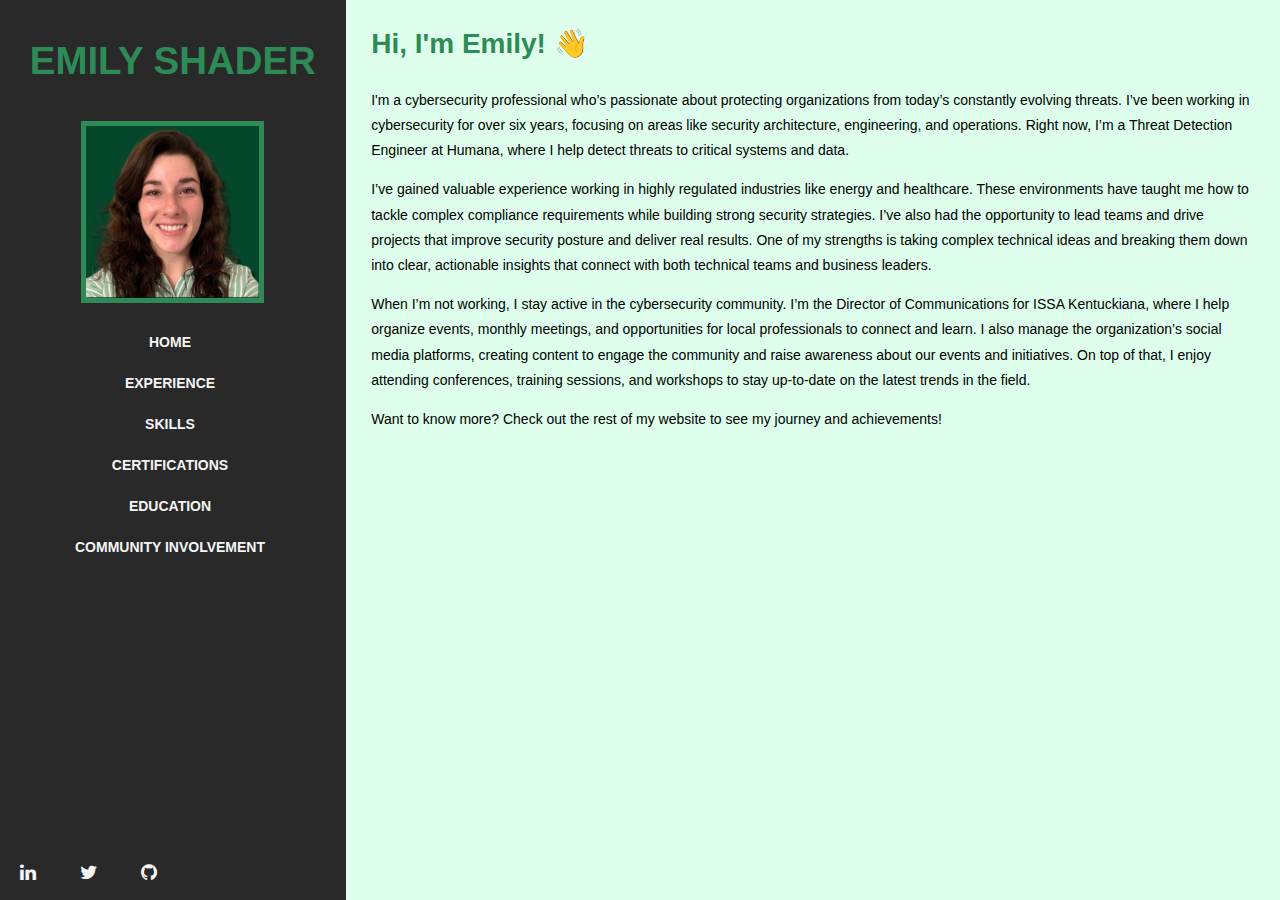
<file: index.html>
<!DOCTYPE html>
<html lang="en">
    <head>
        <title>AnomalousEm</title>
        <link rel="stylesheet" href="style.css">
        <meta name="viewport" content="width=device-width, initial-scale=1">
        <link rel="stylesheet" href="https://cdnjs.cloudflare.com/ajax/libs/font-awesome/4.7.0/css/font-awesome.min.css">
    </head>
    <body>
        <div class="menuDiv">
        <h1><center>EMILY SHADER</center></h1>
        <center><img src="EmilyShader.jpg" alt="Emily Shader" class="Emily"></center>
        <ul class="menuList">
            <li><a href="index.html">HOME</a></li>
            <li><a href="experience.html">EXPERIENCE</a></li>
            <li><a href="skills.html">SKILLS</a></li>
            <li><a href="certifications.html">CERTIFICATIONS</a></li>
            <li><a href="education.html">EDUCATION</a></li>
            <li><a href="communityinvolvement.html">COMMUNITY INVOLVEMENT</a></li>
        </ul>
        <div class = socialIcons>
            <a href="https://www.linkedin.com/in/emily-shader-bb1b40113/" class="fa fa-linkedin fa-lg" target="_blank"></a>
            <a href="https://x.com/AnomalousEm" class="fa fa-twitter fa-lg" target="_blank"></a>
            <a href="https://github.com/AnomalousEm" class="fa fa-github fa-lg" target="_blank"></a>
        </div>
        </div>
        <div class="homeDiv">
            <h1> Hi, I'm Emily! &#128075; </h1>

            <p>I'm a cybersecurity professional who’s passionate about protecting organizations from today’s constantly evolving threats. I’ve been working in cybersecurity for over six years, focusing on areas like security architecture, engineering, and operations. Right now, I’m a Threat Detection Engineer at Humana, where I help detect threats to critical systems and data.</p>
                
            <p>I’ve gained valuable experience working in highly regulated industries like energy and healthcare. These environments have taught me how to tackle complex compliance requirements while building strong security strategies. I’ve also had the opportunity to lead teams and drive projects that improve security posture and deliver real results. One of my strengths is taking complex technical ideas and breaking them down into clear, actionable insights that connect with both technical teams and business leaders.</p>
            
            <p>When I’m not working, I stay active in the cybersecurity community. I’m the Director of Communications for ISSA Kentuckiana, where I help organize events, monthly meetings, and opportunities for local professionals to connect and learn. I also manage the organization’s social media platforms, creating content to engage the community and raise awareness about our events and initiatives. On top of that, I enjoy attending conferences, training sessions, and workshops to stay up-to-date on the latest trends in the field.</p>
                
                
            <p>Want to know more? Check out the rest of my website to see my journey and achievements!</p>
        </div>
    </body>
</html>
</file>
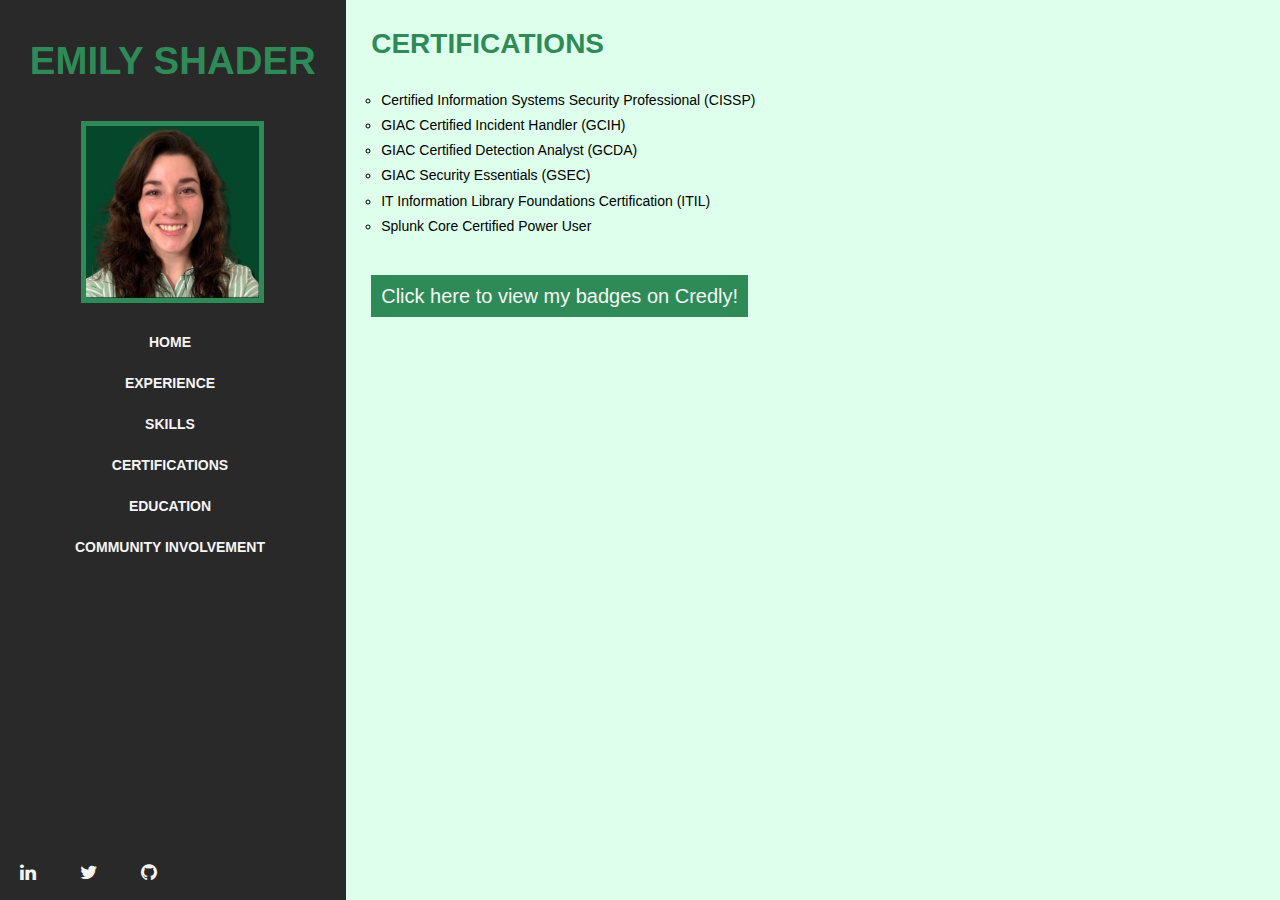
<file: certifications.html>
<!DOCTYPE html>
<html lang="en">
    <head>
        <title>AnomalousEm</title>
        <link rel="stylesheet" href="style.css">
        <meta name="viewport" content="width=device-width, initial-scale=1">
        <link rel="stylesheet" href="https://cdnjs.cloudflare.com/ajax/libs/font-awesome/4.7.0/css/font-awesome.min.css">
    </head>
    <body>
        <div class="menuDiv">
        <h1><center>EMILY SHADER</center></h1>
        <center><img src="EmilyShader.jpg" alt="Emily Shader" class="Emily"></center>
        <ul class="menuList">
            <li><a href="index.html">HOME</a></li>
            <li><a href="experience.html">EXPERIENCE</a></li>
            <li><a href="skills.html">SKILLS</a></li>
            <li><a href="certifications.html">CERTIFICATIONS</a></li>
            <li><a href="education.html">EDUCATION</a></li>
            <li><a href="communityinvolvement.html">COMMUNITY INVOLVEMENT</a></li>
        </ul>
        <div class = socialIcons>
            <a href="https://www.linkedin.com/in/emily-shader-bb1b40113/" class="fa fa-linkedin fa-lg" target="_blank"></a>
            <a href="https://x.com/AnomalousEm" class="fa fa-twitter fa-lg" target="_blank"></a>
            <a href="https://github.com/AnomalousEm" class="fa fa-github fa-lg" target="_blank"></a>
        </div>
        </div>
        <div class="homeDiv">
            <h1> CERTIFICATIONS </h1>
            <ul class="certList">
                <li>Certified Information Systems Security Professional (CISSP)</li>
                <li>GIAC Certified Incident Handler (GCIH)</li>
                <li>GIAC Certified Detection Analyst (GCDA)</li>
                <li>GIAC Security Essentials (GSEC)</li>
                <li>IT Information Library Foundations Certification (ITIL)</li>
                <li>Splunk Core Certified Power User</li>
            </ul>
            <br>
            <div class="credly">
                <a href="https://www.credly.com/users/emily-shader" target="_blank">Click here to view my badges on Credly!</a>
            </div>
        </div>

    </body>
</html>
</file>
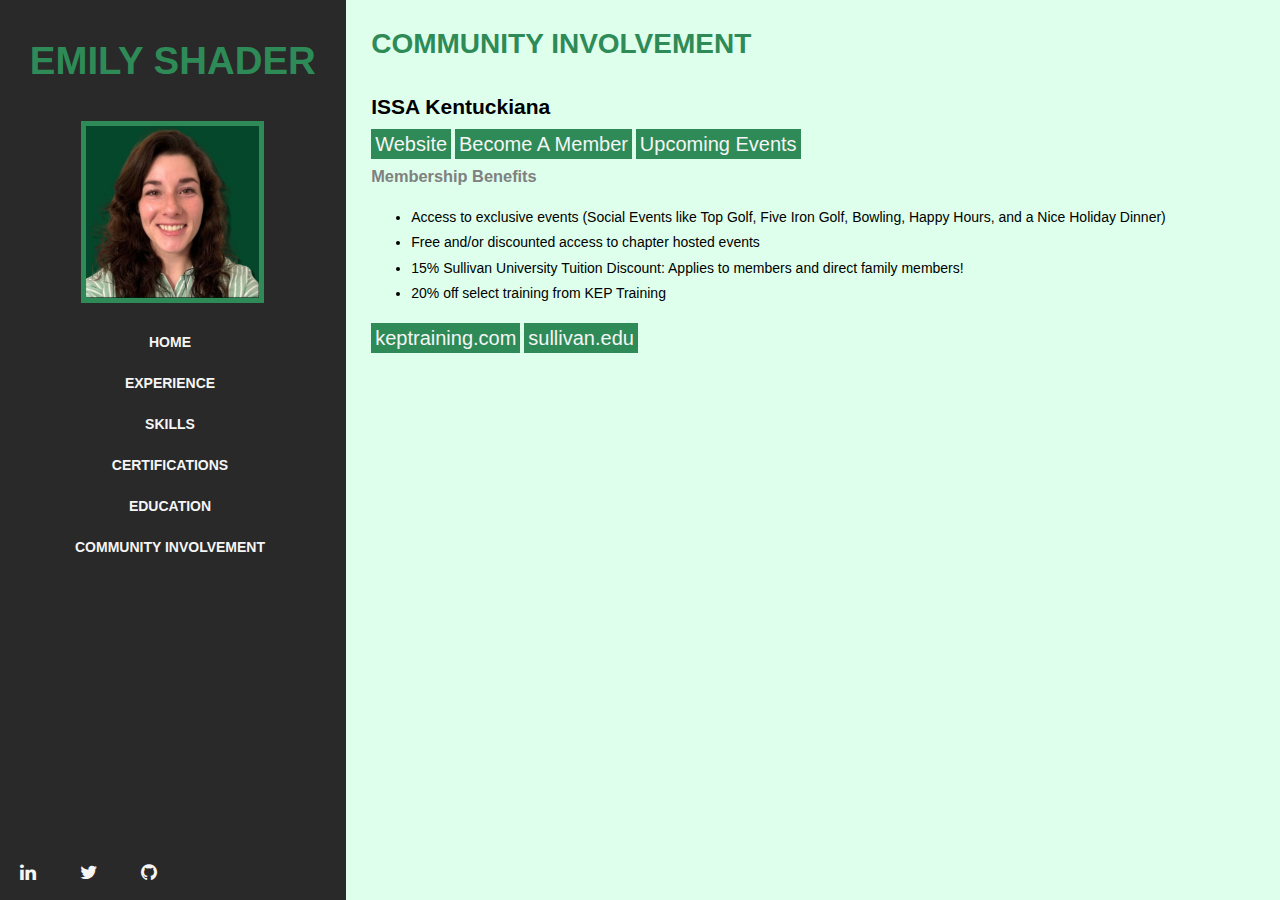
<file: communityinvolvement.html>
<!DOCTYPE html>
<html lang="en">
    <head>
        <title>AnomalousEm</title>
        <link rel="stylesheet" href="style.css">
        <meta name="viewport" content="width=device-width, initial-scale=1">
        <link rel="stylesheet" href="https://cdnjs.cloudflare.com/ajax/libs/font-awesome/4.7.0/css/font-awesome.min.css">
    </head>
    <body>
        <div class="menuDiv">
        <h1><center>EMILY SHADER</center></h1>
        <center><img src="EmilyShader.jpg" alt="Emily Shader" class="Emily"></center>
        <ul class="menuList">
            <li><a href="index.html">HOME</a></li>
            <li><a href="experience.html">EXPERIENCE</a></li>
            <li><a href="skills.html">SKILLS</a></li>
            <li><a href="certifications.html">CERTIFICATIONS</a></li>
            <li><a href="education.html">EDUCATION</a></li>
            <li><a href="communityinvolvement.html">COMMUNITY INVOLVEMENT</a></li>
        </ul>
        <div class = socialIcons>
            <a href="https://www.linkedin.com/in/emily-shader-bb1b40113/" class="fa fa-linkedin fa-lg" target="_blank"></a>
            <a href="https://x.com/AnomalousEm" class="fa fa-twitter fa-lg" target="_blank"></a>
            <a href="https://github.com/AnomalousEm" class="fa fa-github fa-lg" target="_blank"></a>
        </div>
        </div>
        <div class="homeDiv">
            <h1>COMMUNITY INVOLVEMENT</h1>
            <h2>ISSA Kentuckiana</h2>
            <a href = https://www.issa-kentuckiana.org/ class="commlinks" target="_blank">Website</a>
            <a href = https://www.members.issa.org/general/custom.asp?page=join-now class="commlinks" target="_blank">Become A Member</a>
            <a href = https://www.eventbrite.com/o/issa-kentuckiana-17965555697 class="commlinks" target="_blank">Upcoming Events</a><br>
            <h3>Membership Benefits</h3>
            <ul>
                <li>Access to exclusive events (Social Events like Top Golf, Five Iron Golf, Bowling, Happy Hours, and a Nice Holiday Dinner)</li>
                <li>Free and/or discounted access to chapter hosted events</li>
                <li>15% Sullivan University Tuition Discount: Applies to members and direct family members!</li>
                <li>20% off select training from KEP Training</li>
            </ul>
            <a href=https://www.keptraining.com/ class="commlinks">keptraining.com</a>
            <a href=https://www.sullivan.edu/ class="commlinks">sullivan.edu</a>
            
        </div>
    </body>
</html>
</file>
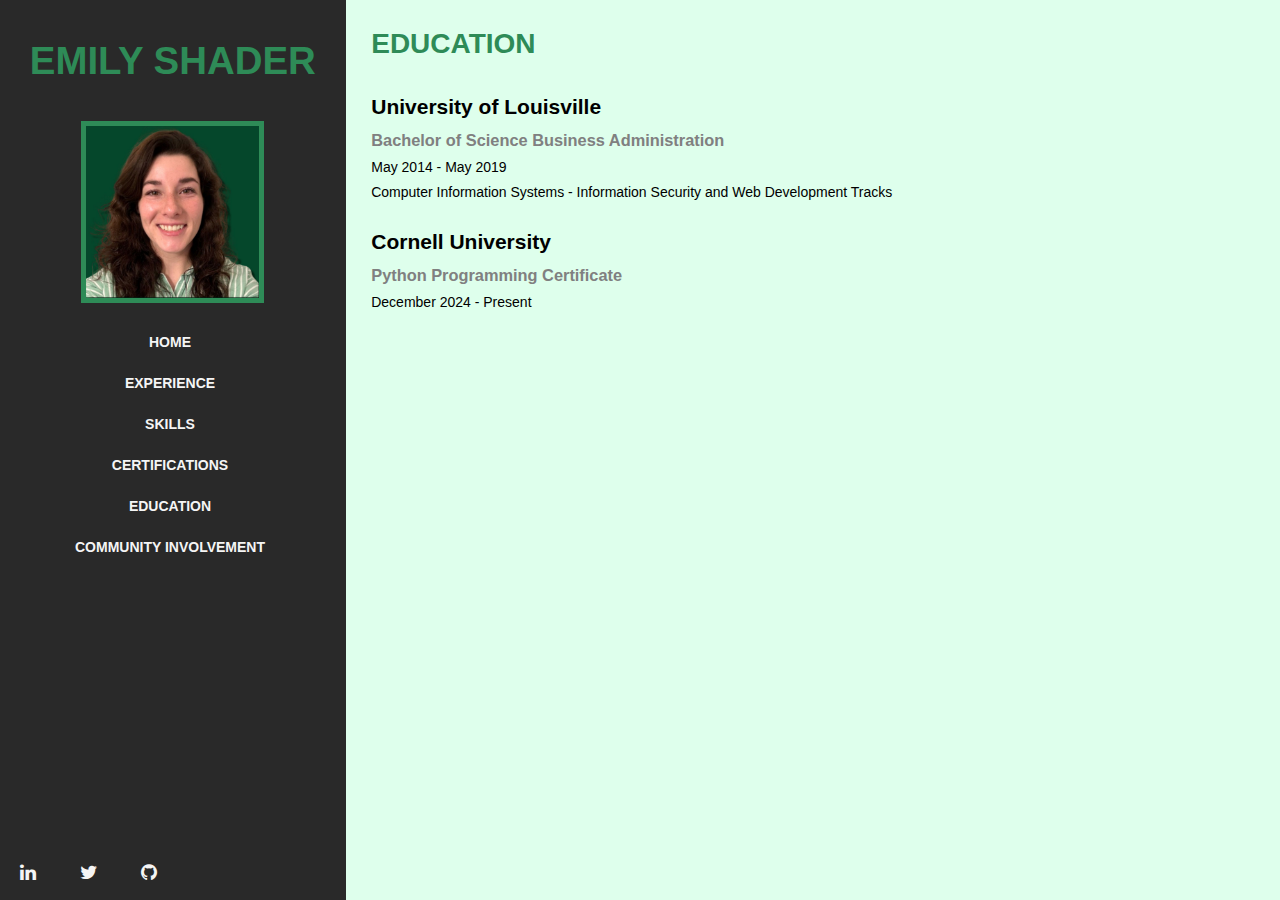
<file: education.html>
<!DOCTYPE html>
<html lang="en">
    <head>
        <title>AnomalousEm</title>
        <link rel="stylesheet" href="style.css">
        <meta name="viewport" content="width=device-width, initial-scale=1">
        <link rel="stylesheet" href="https://cdnjs.cloudflare.com/ajax/libs/font-awesome/4.7.0/css/font-awesome.min.css">
    </head>
    <body>
        <div class="menuDiv">
        <h1><center>EMILY SHADER</center></h1>
        <center><img src="EmilyShader.jpg" alt="Emily Shader" class="Emily"></center>
        <ul class="menuList">
            <li><a href="index.html">HOME</a></li>
            <li><a href="experience.html">EXPERIENCE</a></li>
            <li><a href="skills.html">SKILLS</a></li>
            <li><a href="certifications.html">CERTIFICATIONS</a></li>
            <li><a href="education.html">EDUCATION</a></li>
            <li><a href="communityinvolvement.html">COMMUNITY INVOLVEMENT</a></li>
        </ul>
        <div class = socialIcons>
            <a href="https://www.linkedin.com/in/emily-shader-bb1b40113/" class="fa fa-linkedin fa-lg" target="_blank"></a>
            <a href="https://x.com/AnomalousEm" class="fa fa-twitter fa-lg" target="_blank"></a>
            <a href="https://github.com/AnomalousEm" class="fa fa-github fa-lg" target="_blank"></a>
        </div>
        </div>
        <div class="homeDiv">
            <h1> EDUCATION </h1>
            <h2>University of Louisville</h2>
            <h3>Bachelor of Science Business Administration</h3>
            May 2014 - May 2019<br>
            Computer Information Systems - Information Security and Web Development Tracks<br>

            <h2>Cornell University</h2>
            <h3>Python Programming Certificate</h3>
            December 2024 - Present<br>
        </div>
    </body>
</html>
</file>
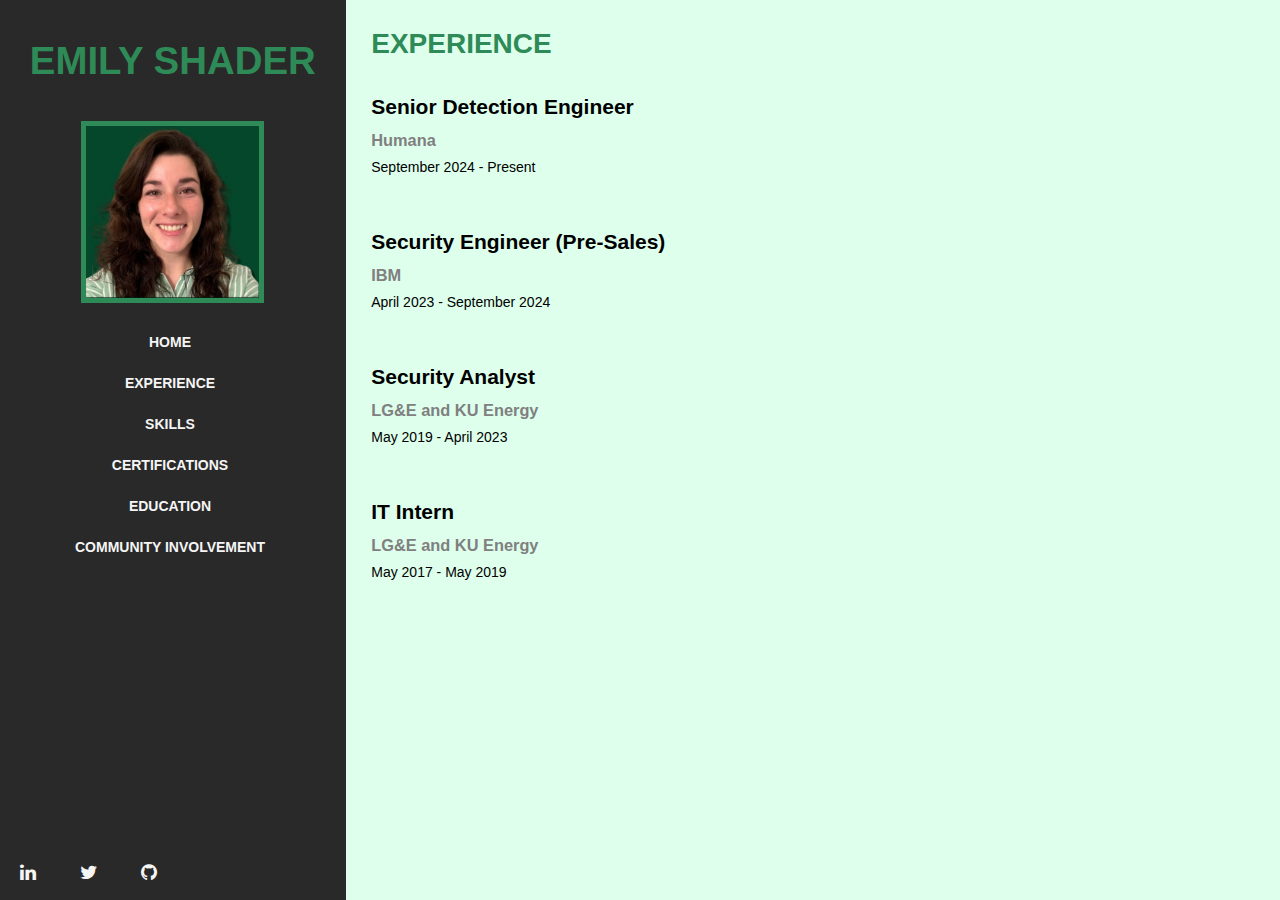
<file: experience.html>
<!DOCTYPE html>
<html lang="en">
    <head>
        <title>AnomalousEm</title>
        <link rel="stylesheet" href="style.css">
        <meta name="viewport" content="width=device-width, initial-scale=1">
        <link rel="stylesheet" href="https://cdnjs.cloudflare.com/ajax/libs/font-awesome/4.7.0/css/font-awesome.min.css">
    </head>
    <body>
        <div class="menuDiv">
        <h1><center>EMILY SHADER</center></h1>
        <center><img src="EmilyShader.jpg" alt="Emily Shader" class="Emily"></center>
        <ul class="menuList">
            <li><a href="index.html">HOME</a></li>
            <li><a href="experience.html">EXPERIENCE</a></li>
            <li><a href="skills.html">SKILLS</a></li>
            <li><a href="certifications.html">CERTIFICATIONS</a></li>
            <li><a href="education.html">EDUCATION</a></li>
            <li><a href="communityinvolvement.html">COMMUNITY INVOLVEMENT</a></li>
        </ul>
        <div class = socialIcons>
            <a href="https://www.linkedin.com/in/emily-shader-bb1b40113/" class="fa fa-linkedin fa-lg" target="_blank"></a>
            <a href="https://x.com/AnomalousEm" class="fa fa-twitter fa-lg" target="_blank"></a>
            <a href="https://github.com/AnomalousEm" class="fa fa-github fa-lg" target="_blank"></a>
        </div>
        </div>
        <div class="homeDiv">
            <h1> EXPERIENCE </h1>

            <h2>Senior Detection Engineer</h2>
            <h3>Humana</h3>
            September 2024 - Present<br>
            <br>

            <h2>Security Engineer (Pre-Sales)</h2>
            <h3>IBM</h3>
            April 2023 - September 2024<br>
            <br>

            <h2>Security Analyst</h2>
            <h3>LG&E and KU Energy</h3>
            May 2019 - April 2023<br>
            <br>

            <h2>IT Intern</h2>
            <h3>LG&E and KU Energy</h3>
            May 2017 - May 2019<br>

        </div>
    </body>
</html>
</file>
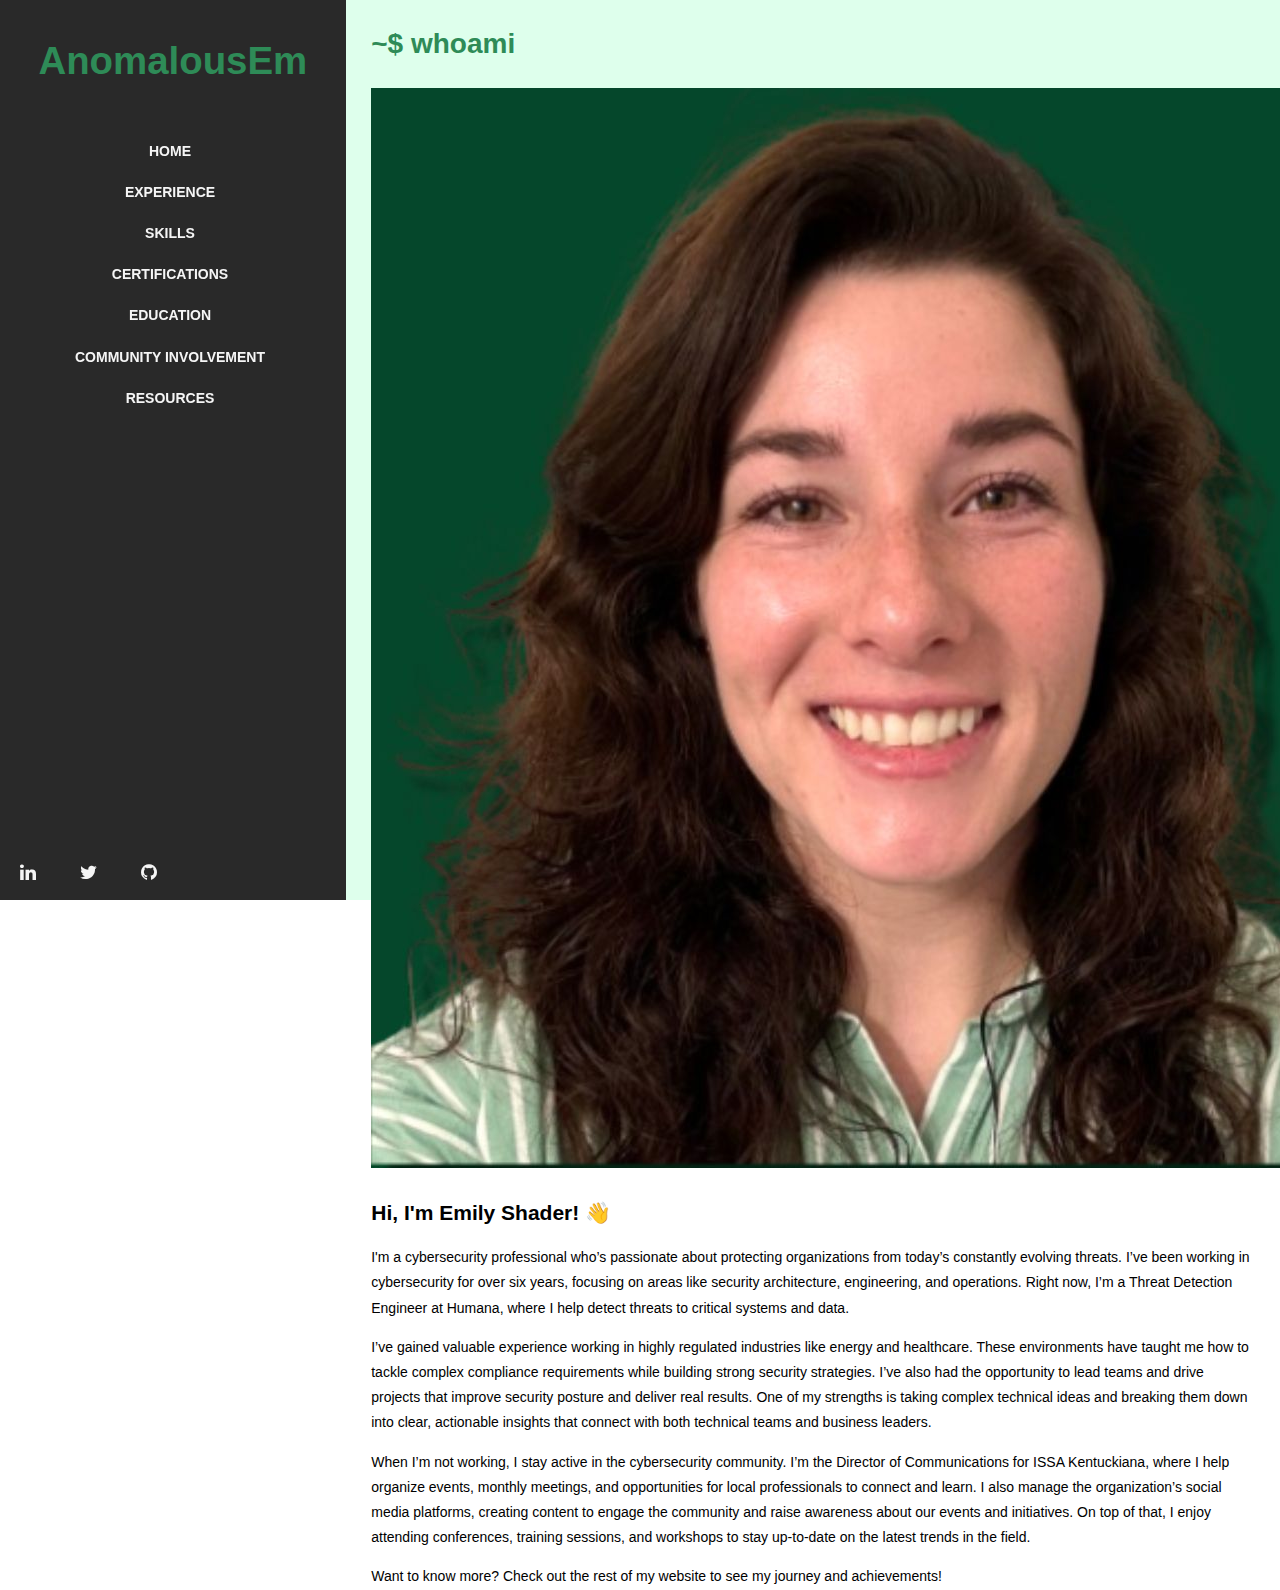
<file: old_index.html>
<!DOCTYPE html>
<html lang="en">
    <head>
        <!-- Google tag (gtag.js) -->
        <script async src="https://www.googletagmanager.com/gtag/js?id=G-JEH4MQ03SE"></script>
        <script>
        window.dataLayer = window.dataLayer || [];
        function gtag(){dataLayer.push(arguments);}
        gtag('js', new Date());

        gtag('config', 'G-JEH4MQ03SE');
        </script>
        <title>AnomalousEm</title>
        <link rel="stylesheet" href="style.css">
        <link href="https://fonts.googleapis.com/css2?family=Roboto:wght@400;700&display=swap" rel="stylesheet">
        <meta name="viewport" content="width=device-width, initial-scale=1">
        <link rel="stylesheet" href="https://cdnjs.cloudflare.com/ajax/libs/font-awesome/4.7.0/css/font-awesome.min.css">
    </head>
    <body>
        <div class="menuDiv">
        <h1><center>AnomalousEm</center></h1>
        
        <ul class="menuList">
            <li><a href="index.html">HOME</a></li>
            <li><a href="experience.html">EXPERIENCE</a></li>
            <li><a href="skills.html">SKILLS</a></li>
            <li><a href="certifications.html">CERTIFICATIONS</a></li>
            <li><a href="education.html">EDUCATION</a></li>
            <li><a href="communityinvolvement.html">COMMUNITY INVOLVEMENT</a></li>
            <li><a href="resources.html">RESOURCES</a></li>
        </ul>
        <div class = socialIcons>
            <a href="https://www.linkedin.com/in/emily-shader-bb1b40113/" class="fa fa-linkedin fa-lg" target="_blank"></a>
            <a href="https://x.com/AnomalousEm" class="fa fa-twitter fa-lg" target="_blank"></a>
            <a href="https://github.com/AnomalousEm" class="fa fa-github fa-lg" target="_blank"></a>
        </div>
        </div>
        <div class="homeDiv">
            <h1>~$ whoami</h1>

            
            <img src="EmilyShader.jpg" alt="Emily Shader" class="emilyheadshot">
            <div class="pagesection" id="home">
            <h2>Hi, I'm Emily Shader! &#128075;</h2>

            <p>I'm a cybersecurity professional who’s passionate about protecting organizations from today’s constantly evolving threats. I’ve been working in cybersecurity for over six years, focusing on areas like security architecture, engineering, and operations. Right now, I’m a Threat Detection Engineer at Humana, where I help detect threats to critical systems and data.</p>
                
            <p>I’ve gained valuable experience working in highly regulated industries like energy and healthcare. These environments have taught me how to tackle complex compliance requirements while building strong security strategies. I’ve also had the opportunity to lead teams and drive projects that improve security posture and deliver real results. One of my strengths is taking complex technical ideas and breaking them down into clear, actionable insights that connect with both technical teams and business leaders.</p>
            
            <p>When I’m not working, I stay active in the cybersecurity community. I’m the Director of Communications for ISSA Kentuckiana, where I help organize events, monthly meetings, and opportunities for local professionals to connect and learn. I also manage the organization’s social media platforms, creating content to engage the community and raise awareness about our events and initiatives. On top of that, I enjoy attending conferences, training sessions, and workshops to stay up-to-date on the latest trends in the field.</p>
                
                
            <p>Want to know more? Check out the rest of my website to see my journey and achievements!</p>
            </div>
        </div>
    </body>
</html>
</file>
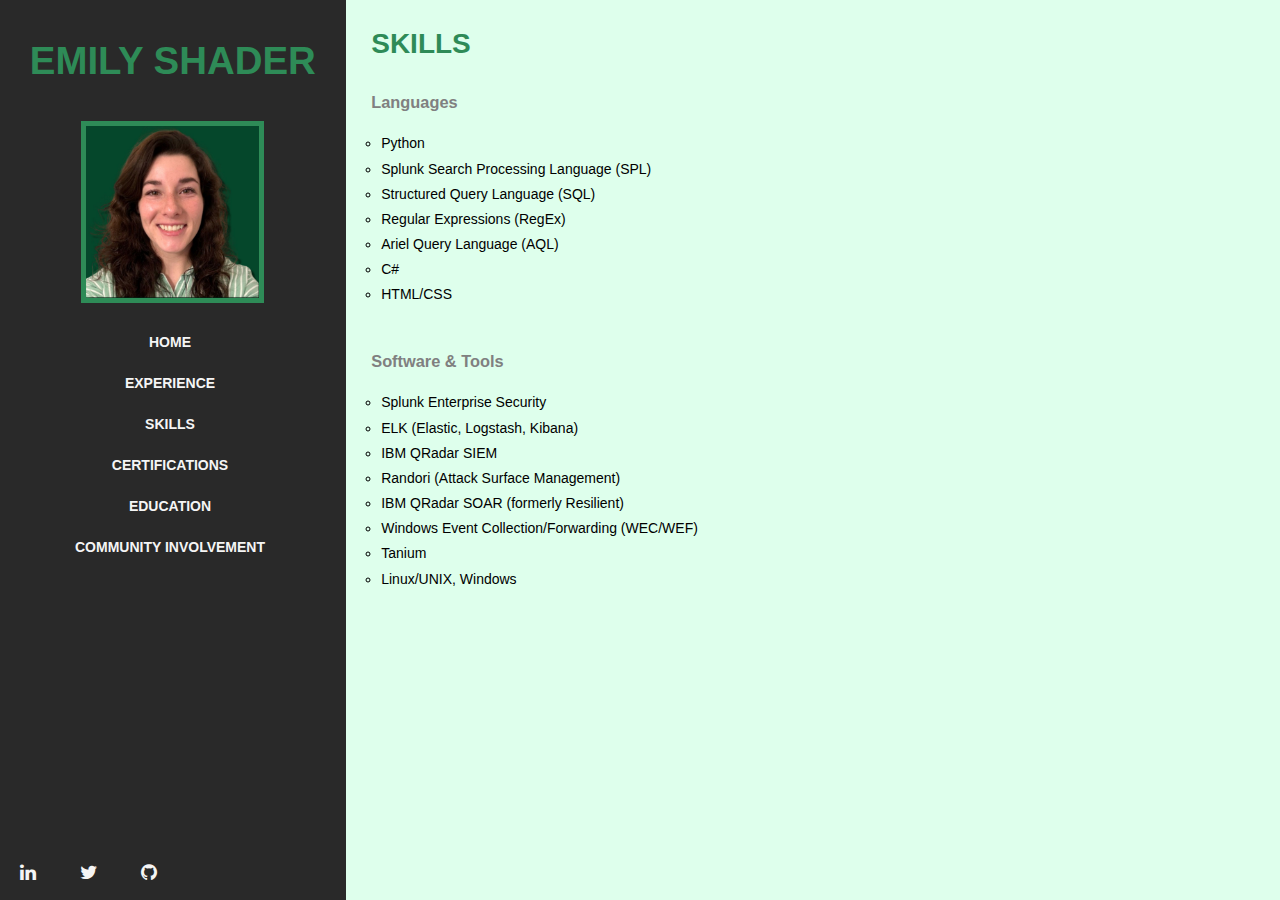
<file: skills.html>
<!DOCTYPE html>
<html lang="en">
    <head>
        <title>AnomalousEm</title>
        <link rel="stylesheet" href="style.css">
        <meta name="viewport" content="width=device-width, initial-scale=1">
        <link rel="stylesheet" href="https://cdnjs.cloudflare.com/ajax/libs/font-awesome/4.7.0/css/font-awesome.min.css">
    </head>
    <body>
        <div class="menuDiv">
        <h1><center>EMILY SHADER</center></h1>
        <center><img src="EmilyShader.jpg" alt="Emily Shader" class="Emily"></center>
        <ul class="menuList">
            <li><a href="index.html">HOME</a></li>
            <li><a href="experience.html">EXPERIENCE</a></li>
            <li><a href="skills.html">SKILLS</a></li>
            <li><a href="certifications.html">CERTIFICATIONS</a></li>
            <li><a href="education.html">EDUCATION</a></li>
            <li><a href="communityinvolvement.html">COMMUNITY INVOLVEMENT</a></li>
        </ul>
        <div class = socialIcons>
            <a href="https://www.linkedin.com/in/emily-shader-bb1b40113/" class="fa fa-linkedin fa-lg" target="_blank"></a>
            <a href="https://x.com/AnomalousEm" class="fa fa-twitter fa-lg" target="_blank"></a>
            <a href="https://github.com/AnomalousEm" class="fa fa-github fa-lg" target="_blank"></a>
        </div>
        </div>
        <div class="homeDiv">
            <h1> SKILLS </h1>

            <h3>Languages</h3>
            <ul class="skillList">
                <li>Python</li>
                <li>Splunk Search Processing Language (SPL)</li>
                <li>Structured Query Language (SQL)</li>
                <li>Regular Expressions (RegEx)</li>
                <li>Ariel Query Language (AQL)</li>
                <li>C#</li>
                <li>HTML/CSS</li>
            </ul>
            <br>
            <h3>Software & Tools</h3>
            <ul class="skillList">
                <li>Splunk Enterprise Security</li>
                <li>ELK (Elastic, Logstash, Kibana)</li>
                <li>IBM QRadar SIEM</li>
                <li>Randori (Attack Surface Management)</li>
                <li>IBM QRadar SOAR (formerly Resilient)</li>
                <li>Windows Event Collection/Forwarding (WEC/WEF)</li>
                <li>Tanium</li>
                <li>Linux/UNIX, Windows</li>
            </ul>

        </div>
    </body>
</html>
</file>
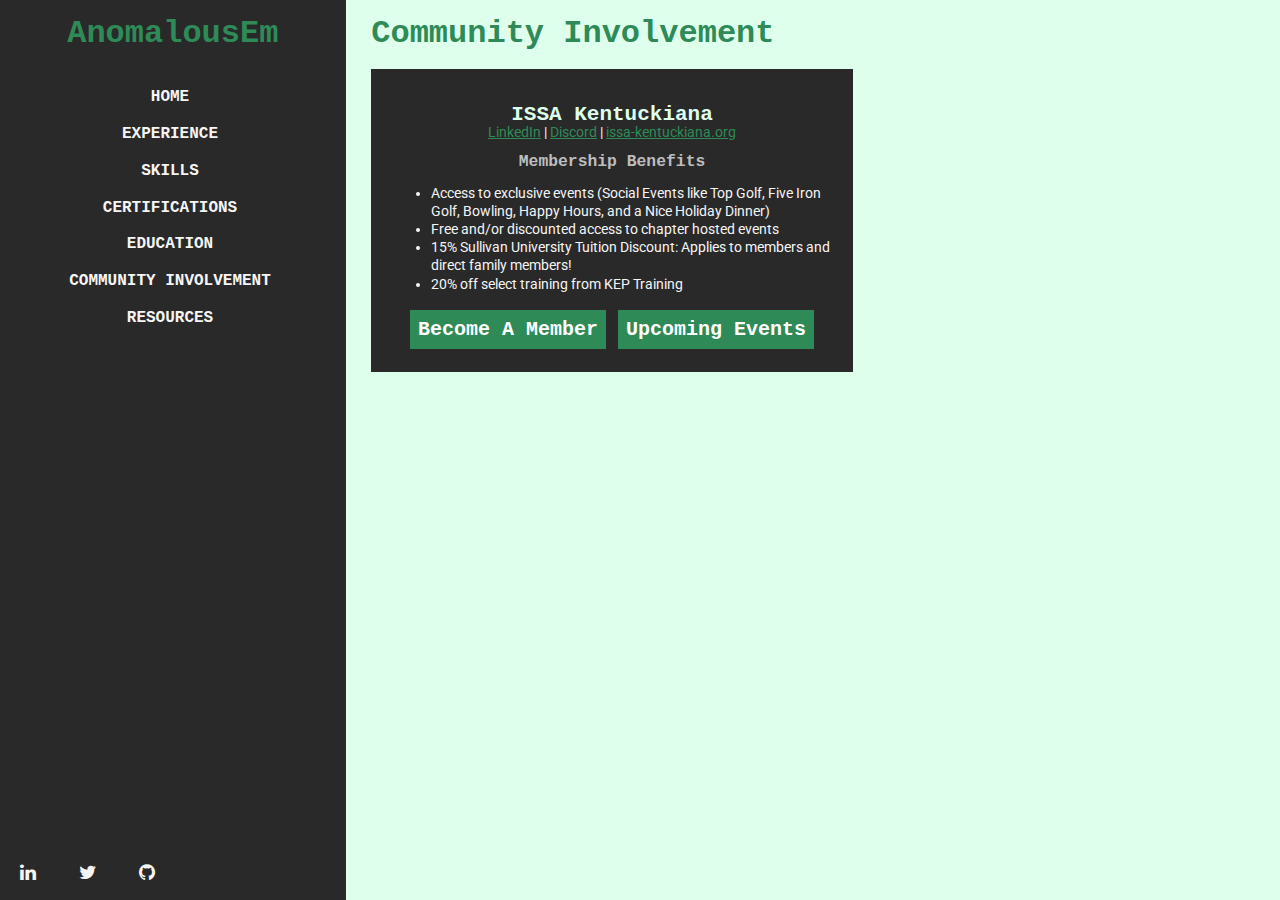
<file: archive/communityinvolvement.html>
<!DOCTYPE html>
<html lang="en">
    <head>
        <!-- Google tag (gtag.js) -->
        <script async src="https://www.googletagmanager.com/gtag/js?id=G-JEH4MQ03SE"></script>
        <script>
        window.dataLayer = window.dataLayer || [];
        function gtag(){dataLayer.push(arguments);}
        gtag('js', new Date());

        gtag('config', 'G-JEH4MQ03SE');
        </script>
        <title>AnomalousEm</title>
        <link rel="stylesheet" href="style.css">
        <link href="https://fonts.googleapis.com/css2?family=Roboto:wght@400;700&display=swap" rel="stylesheet">
        <meta name="viewport" content="width=device-width, initial-scale=1">
        <link rel="stylesheet" href="https://cdnjs.cloudflare.com/ajax/libs/font-awesome/4.7.0/css/font-awesome.min.css">
    </head>
    <body>
        <div class="menuDiv">
        <h1><center>AnomalousEm</center></h1>
       
        <ul class="menuList">
            <li><a href="index.html">HOME</a></li>
            <li><a href="experience.html">EXPERIENCE</a></li>
            <li><a href="skills.html">SKILLS</a></li>
            <li><a href="certifications.html">CERTIFICATIONS</a></li>
            <li><a href="education.html">EDUCATION</a></li>
            <li><a href="communityinvolvement.html">COMMUNITY INVOLVEMENT</a></li>
            <li><a href="resources.html">RESOURCES</a></li>
        </ul>
        <div class = socialIcons>
            <a href="https://www.linkedin.com/in/emily-shader-bb1b40113/" class="fa fa-linkedin fa-lg" target="_blank"></a>
            <a href="https://x.com/AnomalousEm" class="fa fa-twitter fa-lg" target="_blank"></a>
            <a href="https://github.com/AnomalousEm" class="fa fa-github fa-lg" target="_blank"></a>
        </div>
        </div>
        <div class="homeDiv">
            <h1>Community Involvement</h1>

            <div class="pagesection" id="ci">
                <center><h2>ISSA Kentuckiana</h2></center>
                <center><a href = https://www.linkedin.com/company/issa-kentuckiana target="_blank">LinkedIn</a> | <a href = https://discord.gg/5TY46fPj6B target="_blank">Discord</a> | <a href = https://www.issa-kentuckiana.org/ target="_blank">issa-kentuckiana.org</a></center>
                <center><h3>Membership Benefits</h3></center>
                <ul>
                    <li>Access to exclusive events (Social Events like Top Golf, Five Iron Golf, Bowling, Happy Hours, and a Nice Holiday Dinner)</li>
                    <li>Free and/or discounted access to chapter hosted events</li>
                    <li>15% Sullivan University Tuition Discount: Applies to members and direct family members!</li>
                    <li>20% off select training from KEP Training</li>
                </ul>
                
                <center>
                <a href = https://www.members.issa.org/general/custom.asp?page=join-now class="button"  id="member" target="_blank">Become A Member</a>
                <a href = https://www.eventbrite.com/o/issa-kentuckiana-17965555697 class="button" id="events" target="_blank">Upcoming Events</a>
                </center>
            </div>
        </div>
    </body>
</html>
</file>
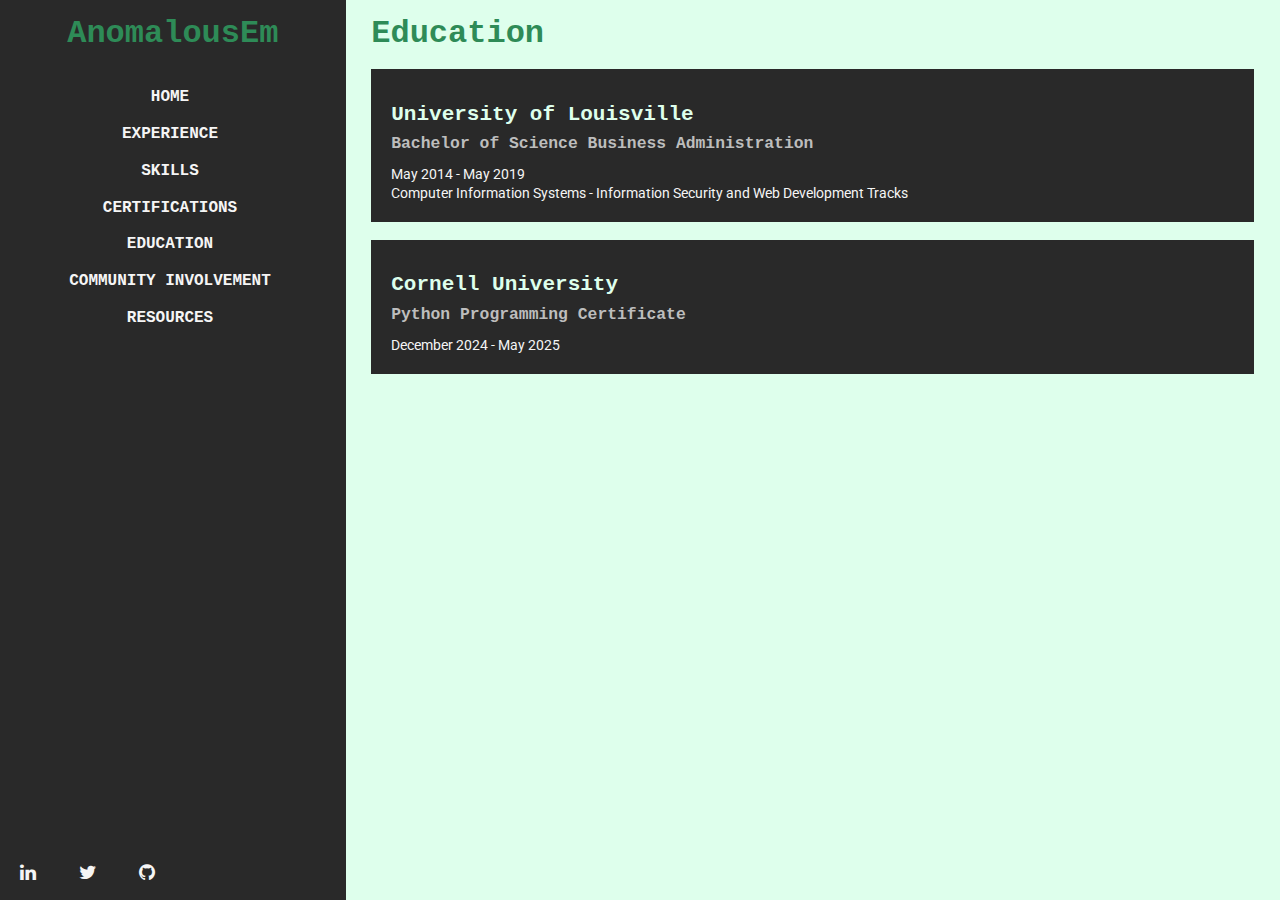
<file: archive/education.html>
<!DOCTYPE html>
<html lang="en">
    <head>
        <!-- Google tag (gtag.js) -->
        <script async src="https://www.googletagmanager.com/gtag/js?id=G-JEH4MQ03SE"></script>
        <script>
        window.dataLayer = window.dataLayer || [];
        function gtag(){dataLayer.push(arguments);}
        gtag('js', new Date());

        gtag('config', 'G-JEH4MQ03SE');
        </script>
        <title>AnomalousEm</title>
        <link rel="stylesheet" href="style.css">
        <link href="https://fonts.googleapis.com/css2?family=Roboto:wght@400;700&display=swap" rel="stylesheet">
        <meta name="viewport" content="width=device-width, initial-scale=1">
        <link rel="stylesheet" href="https://cdnjs.cloudflare.com/ajax/libs/font-awesome/4.7.0/css/font-awesome.min.css">
    </head>
    <body>
        <div class="menuDiv">
        <h1><center>AnomalousEm</center></h1>
        
        <ul class="menuList">
            <li><a href="index.html">HOME</a></li>
            <li><a href="experience.html">EXPERIENCE</a></li>
            <li><a href="skills.html">SKILLS</a></li>
            <li><a href="certifications.html">CERTIFICATIONS</a></li>
            <li><a href="education.html">EDUCATION</a></li>
            <li><a href="communityinvolvement.html">COMMUNITY INVOLVEMENT</a></li>
            <li><a href="resources.html">RESOURCES</a></li>
        </ul>
        <div class = socialIcons>
            <a href="https://www.linkedin.com/in/emily-shader-bb1b40113/" class="fa fa-linkedin fa-lg" target="_blank"></a>
            <a href="https://x.com/AnomalousEm" class="fa fa-twitter fa-lg" target="_blank"></a>
            <a href="https://github.com/AnomalousEm" class="fa fa-github fa-lg" target="_blank"></a>
        </div>
        </div>
        <div class="homeDiv">
            <h1> Education </h1>
            <div id="uofl" class="pagesection">
                <h2>University of Louisville</h2>
                <h3>Bachelor of Science Business Administration</h3>
                May 2014 - May 2019<br>
                Computer Information Systems - Information Security and Web Development Tracks<br>
            </div>
            <br>
            <div id="cornell" class="pagesection">
                <h2>Cornell University</h2>
                <h3>Python Programming Certificate</h3>
                December 2024 - May 2025<br>
            </div>
        </div>
    </body>
</html>
</file>
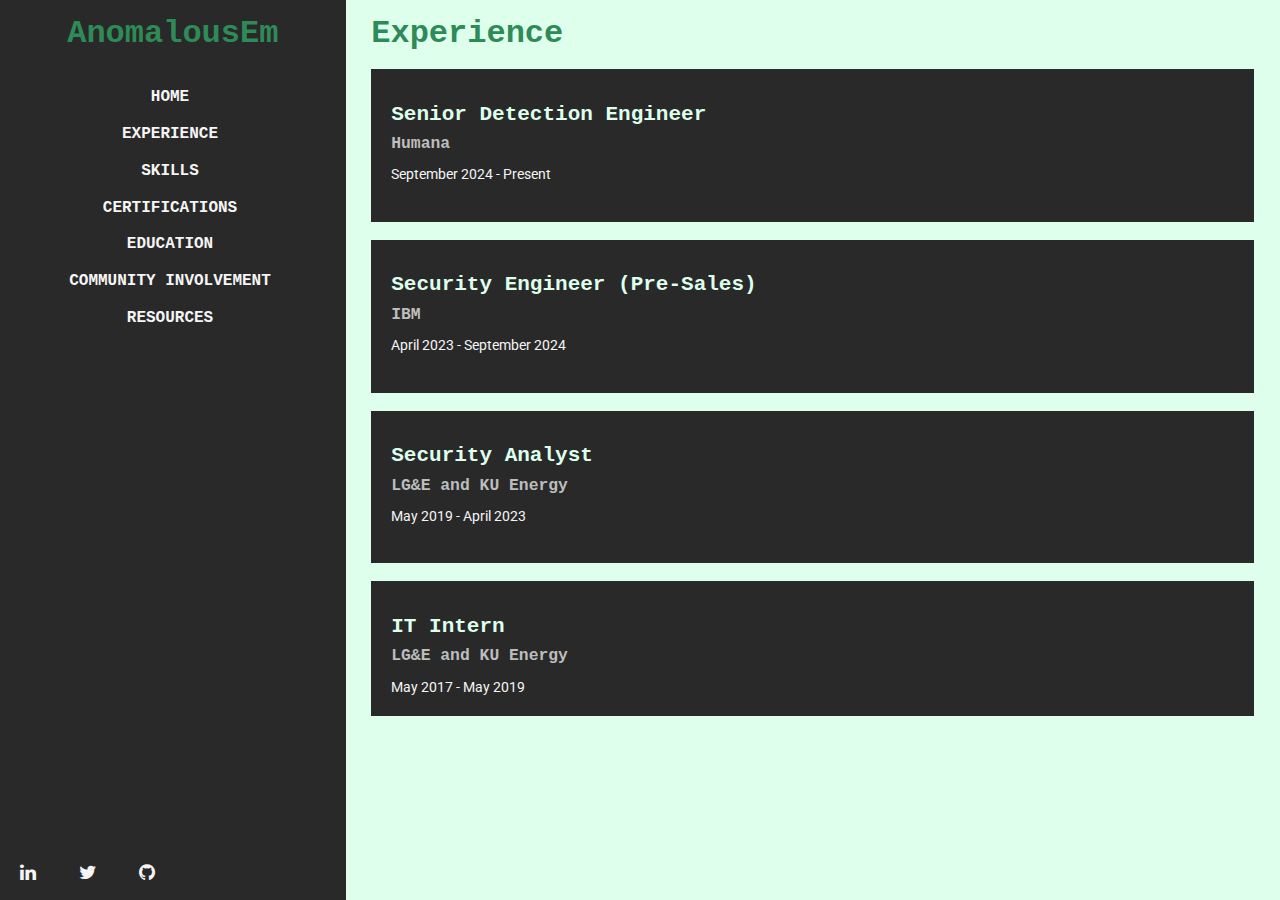
<file: archive/experience.html>
<!DOCTYPE html>
<html lang="en">
    <head>
        <!-- Google tag (gtag.js) -->
        <script async src="https://www.googletagmanager.com/gtag/js?id=G-JEH4MQ03SE"></script>
        <script>
        window.dataLayer = window.dataLayer || [];
        function gtag(){dataLayer.push(arguments);}
        gtag('js', new Date());

        gtag('config', 'G-JEH4MQ03SE');
        </script>
        <title>AnomalousEm</title>
        <link rel="stylesheet" href="style.css">
        <link href="https://fonts.googleapis.com/css2?family=Roboto:wght@400;700&display=swap" rel="stylesheet">
        <meta name="viewport" content="width=device-width, initial-scale=1">
        <link rel="stylesheet" href="https://cdnjs.cloudflare.com/ajax/libs/font-awesome/4.7.0/css/font-awesome.min.css">
    </head>
    <body>
        <div class="menuDiv">
        <h1><center>AnomalousEm</center></h1>
        
        <ul class="menuList">
            <li><a href="index.html">HOME</a></li>
            <li><a href="experience.html">EXPERIENCE</a></li>
            <li><a href="skills.html">SKILLS</a></li>
            <li><a href="certifications.html">CERTIFICATIONS</a></li>
            <li><a href="education.html">EDUCATION</a></li>
            <li><a href="communityinvolvement.html">COMMUNITY INVOLVEMENT</a></li>
            <li><a href="resources.html">RESOURCES</a></li>
        </ul>
        <div class = socialIcons>
            <a href="https://www.linkedin.com/in/emily-shader-bb1b40113/" class="fa fa-linkedin fa-lg" target="_blank"></a>
            <a href="https://x.com/AnomalousEm" class="fa fa-twitter fa-lg" target="_blank"></a>
            <a href="https://github.com/AnomalousEm" class="fa fa-github fa-lg" target="_blank"></a>
        </div>
        </div>
        <div class="homeDiv">
            <h1> Experience </h1>

            <div id="humana" class="pagesection">
                <h2>Senior Detection Engineer</h2>
                <h3>Humana</h3>
                September 2024 - Present<br>
                <br>
            </div>
            <br>
            <div id="IBM" class="pagesection">
                <h2>Security Engineer (Pre-Sales)</h2>
                <h3>IBM</h3>
                April 2023 - September 2024<br>
                <br>
            </div>
            <br>
            <div id="lge" class="pagesection">
                <h2>Security Analyst</h2>
                <h3>LG&E and KU Energy</h3>
                May 2019 - April 2023<br>
                <br>
            </div>
            <br>
            <div id="lgeintern" class="pagesection">
                <h2>IT Intern</h2>
                <h3>LG&E and KU Energy</h3>
                May 2017 - May 2019<br>
            </div>

        </div>
    </body>
</html>
</file>
<file: style.css>
body {
    margin: 0;
    padding: 0;
    font-family: Arial, Helvetica, sans-serif;
    line-height: 1.8;
    font-size: 14px;
    color: whitesmoke;
 }

 h1{
    color: #2E8B57;
 }

 .menuDiv{
    background-color: #292929;
    color: whitesmoke;
    margin: 0;
    padding: 0;
    width: 27%;
    height: 100%;
    position: fixed;
    overflow: auto;
 }

.menuDiv h1{
    font-size: 3vw;
}

.menuList {
    list-style-type: none;
    margin: 0;
    padding: 10px;
    width: 25%;
    height: 100%;
    position: fixed;
    overflow: auto;
    font-weight: bold;
}

li a {
    text-align: center;
    display: block;
    color: whitesmoke;
    padding: 8px;
    text-decoration: none;
}

li a:hover {
    background-color: #2E8B57;
    color: whitesmoke;
}

li a:active {
    background-color: #555;
    color: whitesmoke;
}

.homeDiv{
    float: right;
    width: 69%;
    padding-right: 2%;
    padding-left: 2%;
    background-color: #deffec;
    height: 100vh;
    color: black;
}

.Emily {
    max-width: 50%;
    max-height: 50%;
    border: 5px solid #2E8B57;
}

.socialIcons{
    position: absolute;
    bottom: 0;
    width: 100%;
}

.fa {
    color: whitesmoke;
    padding: 20px;
    text-decoration: none;
}

.fa:hover {
    color: #2E8B57;
}

h2 {
    margin-bottom: 0;
}

h3 {
    margin-bottom: 0;
    margin-top: 0;
    color: grey;
}

.certList {
    margin-left:10px;
    padding-left:0;
    font-size: 14px;
    list-style-type: circle;
 }

 .skillList {
    margin-left:10px;
    padding-left:0;
    font-size: 14px;
    list-style-type: circle;
 }

 .credly a {
    background-color:#2E8B57;
    padding: 10px;
    width: fit-content;
    color: whitesmoke;
    font-size:20px;
    text-decoration: none;
 }

 .credly a:hover{
    background: #292929;
 }

 .commlinks{
    background-color:#2E8B57;
    padding: 4px;
    width: fit-content;
    color: whitesmoke;
    font-size:20px;
    text-decoration: none;
 }
</file>
<file: archive/style.css>
.emilyheadshot {
    float: left;
    max-width: 40%;
    height: auto; }

h1 { 
    font-family: "Courier New", Courier, "Lucida Sans Typewriter", "Lucida Typewriter", monospace; 
    font-size: clamp(1.25rem, 2.5vw, 3rem);
    font-style: normal; 
    font-variant: normal; 
    font-weight: 700; 
    line-height: 26.4px;
    color: #2E8B57 }

 h2 {
    font-family: "Courier New", Courier, "Lucida Sans Typewriter", "Lucida Typewriter", monospace; 
    font-style: normal; 
    font-variant: normal;
    font-weight: 700; 
    margin-bottom: 0;
    line-height: 16px; }

h3 { font-family: "Courier New", Courier, "Lucida Sans Typewriter", "Lucida Typewriter", monospace; 
    font-style: normal; 
    font-variant: normal; 
    font-weight: 700; 
    line-height: 10px; 
    color: grey; }

blockquote { 
    font-family: "Courier New", Courier, "Lucida Sans Typewriter", "Lucida Typewriter", monospace; 
    font-size: 21px;
    font-style: normal; 
    font-variant: normal; 
    font-weight: 400; 
    line-height: 30px; }

body {
    margin: 0;
    padding: 0;
    font-family: 'Roboto', sans-serif;
    line-height: 1.3;
    font-size: 14px;
    color: whitesmoke; }

 .menuDiv{
    background-color: #292929;
    color: whitesmoke;
    margin: 0;
    padding: 0;
    width: 27%;
    height: 100%;
    position: fixed;
    overflow: auto; }

.menuList {
    font-family: "Courier New", Courier, "Lucida Sans Typewriter", "Lucida Typewriter", monospace; 
    font-style: normal; 
    font-variant: normal;
    font-size: clamp(1rem, 1.25vw, 1.5rem);
    list-style-type: none;
    margin: 0;
    padding: 10px;
    width: 25%;
    height: 100%;
    position: fixed;
    overflow: auto;
    font-weight: bold; }

.menuList li a {
    text-align: center;
    display: block;
    color: whitesmoke;
    padding: 8px;
    text-decoration: none; }

.menuList li a:hover {
    background-color: #2E8B57;
    color: whitesmoke; }

.pagesection {
    background-color: #292929;
    color: whitesmoke;
    padding: 10px;
    height: auto;
    padding: 20px; }

.pagesection h2{
    color:#deffec; }

.pagesection h3{
    color: #bdbdbd; }

.pagesection a {
    color: #2E8B57; }

.pagesection .button{
    color: white; }

#home {
    float: right;
    width: 50%; }

#ci {
    width: 50%; }

#softwaretools {
    width: 44%;
    height: 40%;
    float: left; }

#languages {
    width: 44%;
    height: 40%;
    float: right; }

#member {
    margin-right: 2%; }

#certification {
    width: fit-content;
    height: auto; }

.button{
    background-color:#2E8B57;
    padding: 8px;
    width: fit-content;
    color: whitesmoke;
    font-size:20px;
    font-family: "Courier New", Courier, "Lucida Sans Typewriter", "Lucida Typewriter", monospace; 
    font-style: normal; 
    font-variant: normal;
    font-weight: 700;
    text-decoration: none;
    line-height: 45px; }

.button:hover{
    background: #292929; }









.homeDiv{
    float: right;
    width: 69%;
    padding-right: 2%;
    padding-left: 2%;
    background-color: #deffec;
    height: 100vh;
    color: black; }

.socialIcons{
    position: absolute;
    bottom: 0;
    width: 100%;
}

.fa {
    color: whitesmoke;
    padding: 20px;
    text-decoration: none;
}

.fa:hover {
    color: #2E8B57;
}


.certList {
    margin-left:10px;
    padding-left:0;
    font-size: 14px;
    list-style-type: circle;
 }

 .skillList {
    margin-left:10px;
    padding-left:0;
    font-size: 14px;
    list-style-type: circle;
 }
</file>
